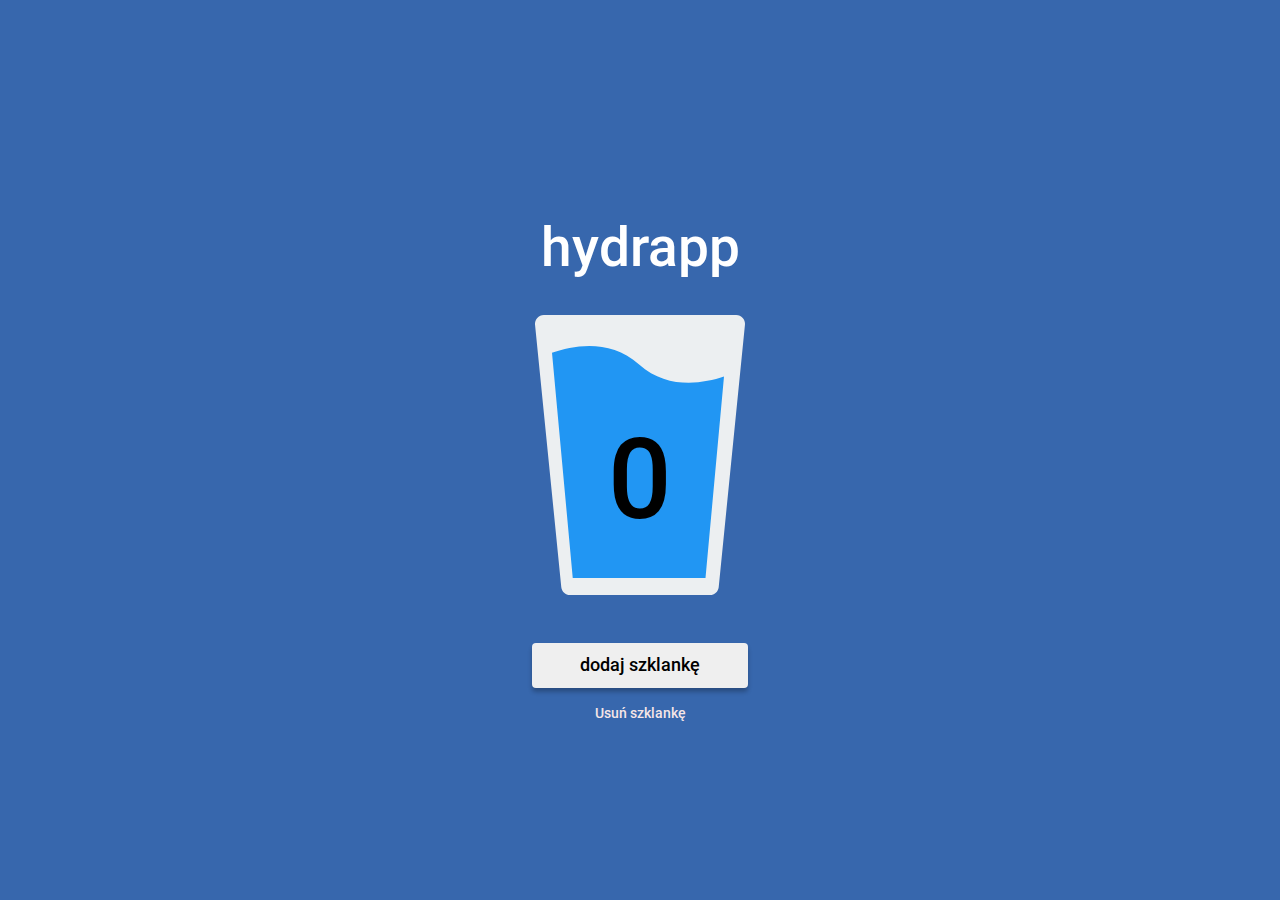
<file: index.html>
<!doctype html><html lang="pl"><head><meta charset="UTF-8"/><meta name="viewport" content="width=device-width,initial-scale=1"/><title>Hydrapp</title><meta name="description" content="Aplikacja licząca szklanki wody"/><meta property="og:title" content="Hydrapp"/><meta property="og:description" content="Aplikacja licząca szklanki wody"/><meta property="og:url" content="https://piotrGronowski.io/hydrapp/"/><meta property="og:image" content="https://piotrGronowski.io/hydrapp/public/og.png"/><link rel="manifest" href="manifest.json"/><link rel="apple-touch-icon" href="pwa/apple-icon-180.png"/><meta name="apple-mobile-web-app-capable" content="yes"/><link rel="apple-touch-startup-image" href="pwa/apple-splash-2048-2732.png" media="(device-width: 1024px) and (device-height: 1366px) and (-webkit-device-pixel-ratio: 2) and (orientation: portrait)"/><link rel="apple-touch-startup-image" href="pwa/apple-splash-2732-2048.png" media="(device-width: 1024px) and (device-height: 1366px) and (-webkit-device-pixel-ratio: 2) and (orientation: landscape)"/><link rel="apple-touch-startup-image" href="pwa/apple-splash-1668-2388.png" media="(device-width: 834px) and (device-height: 1194px) and (-webkit-device-pixel-ratio: 2) and (orientation: portrait)"/><link rel="apple-touch-startup-image" href="pwa/apple-splash-2388-1668.png" media="(device-width: 834px) and (device-height: 1194px) and (-webkit-device-pixel-ratio: 2) and (orientation: landscape)"/><link rel="apple-touch-startup-image" href="pwa/apple-splash-1536-2048.png" media="(device-width: 768px) and (device-height: 1024px) and (-webkit-device-pixel-ratio: 2) and (orientation: portrait)"/><link rel="apple-touch-startup-image" href="pwa/apple-splash-2048-1536.png" media="(device-width: 768px) and (device-height: 1024px) and (-webkit-device-pixel-ratio: 2) and (orientation: landscape)"/><link rel="apple-touch-startup-image" href="pwa/apple-splash-1668-2224.png" media="(device-width: 834px) and (device-height: 1112px) and (-webkit-device-pixel-ratio: 2) and (orientation: portrait)"/><link rel="apple-touch-startup-image" href="pwa/apple-splash-2224-1668.png" media="(device-width: 834px) and (device-height: 1112px) and (-webkit-device-pixel-ratio: 2) and (orientation: landscape)"/><link rel="apple-touch-startup-image" href="pwa/apple-splash-1620-2160.png" media="(device-width: 810px) and (device-height: 1080px) and (-webkit-device-pixel-ratio: 2) and (orientation: portrait)"/><link rel="apple-touch-startup-image" href="pwa/apple-splash-2160-1620.png" media="(device-width: 810px) and (device-height: 1080px) and (-webkit-device-pixel-ratio: 2) and (orientation: landscape)"/><link rel="apple-touch-startup-image" href="pwa/apple-splash-1284-2778.png" media="(device-width: 428px) and (device-height: 926px) and (-webkit-device-pixel-ratio: 3) and (orientation: portrait)"/><link rel="apple-touch-startup-image" href="pwa/apple-splash-2778-1284.png" media="(device-width: 428px) and (device-height: 926px) and (-webkit-device-pixel-ratio: 3) and (orientation: landscape)"/><link rel="apple-touch-startup-image" href="pwa/apple-splash-1170-2532.png" media="(device-width: 390px) and (device-height: 844px) and (-webkit-device-pixel-ratio: 3) and (orientation: portrait)"/><link rel="apple-touch-startup-image" href="pwa/apple-splash-2532-1170.png" media="(device-width: 390px) and (device-height: 844px) and (-webkit-device-pixel-ratio: 3) and (orientation: landscape)"/><link rel="apple-touch-startup-image" href="pwa/apple-splash-1125-2436.png" media="(device-width: 375px) and (device-height: 812px) and (-webkit-device-pixel-ratio: 3) and (orientation: portrait)"/><link rel="apple-touch-startup-image" href="pwa/apple-splash-2436-1125.png" media="(device-width: 375px) and (device-height: 812px) and (-webkit-device-pixel-ratio: 3) and (orientation: landscape)"/><link rel="apple-touch-startup-image" href="pwa/apple-splash-1242-2688.png" media="(device-width: 414px) and (device-height: 896px) and (-webkit-device-pixel-ratio: 3) and (orientation: portrait)"/><link rel="apple-touch-startup-image" href="pwa/apple-splash-2688-1242.png" media="(device-width: 414px) and (device-height: 896px) and (-webkit-device-pixel-ratio: 3) and (orientation: landscape)"/><link rel="apple-touch-startup-image" href="pwa/apple-splash-828-1792.png" media="(device-width: 414px) and (device-height: 896px) and (-webkit-device-pixel-ratio: 2) and (orientation: portrait)"/><link rel="apple-touch-startup-image" href="pwa/apple-splash-1792-828.png" media="(device-width: 414px) and (device-height: 896px) and (-webkit-device-pixel-ratio: 2) and (orientation: landscape)"/><link rel="apple-touch-startup-image" href="pwa/apple-splash-1242-2208.png" media="(device-width: 414px) and (device-height: 736px) and (-webkit-device-pixel-ratio: 3) and (orientation: portrait)"/><link rel="apple-touch-startup-image" href="pwa/apple-splash-2208-1242.png" media="(device-width: 414px) and (device-height: 736px) and (-webkit-device-pixel-ratio: 3) and (orientation: landscape)"/><link rel="apple-touch-startup-image" href="pwa/apple-splash-750-1334.png" media="(device-width: 375px) and (device-height: 667px) and (-webkit-device-pixel-ratio: 2) and (orientation: portrait)"/><link rel="apple-touch-startup-image" href="pwa/apple-splash-1334-750.png" media="(device-width: 375px) and (device-height: 667px) and (-webkit-device-pixel-ratio: 2) and (orientation: landscape)"/><link rel="apple-touch-startup-image" href="pwa/apple-splash-640-1136.png" media="(device-width: 320px) and (device-height: 568px) and (-webkit-device-pixel-ratio: 2) and (orientation: portrait)"/><link rel="apple-touch-startup-image" href="pwa/apple-splash-1136-640.png" media="(device-width: 320px) and (device-height: 568px) and (-webkit-device-pixel-ratio: 2) and (orientation: landscape)"/><link href="index.0b7fb797.css" rel="stylesheet"></head><body><main><h1 class="app_title">hydrapp</h1><div class="glass"><span class="glass_counter glass_counter--js">0</span></div><button class="button-add button-add--js">dodaj szklankę</button> <button class="button-remove button-remove--js">Usuń szklankę</button></main><script src="index.0b7fb797.js"></script></body></html>
</file>
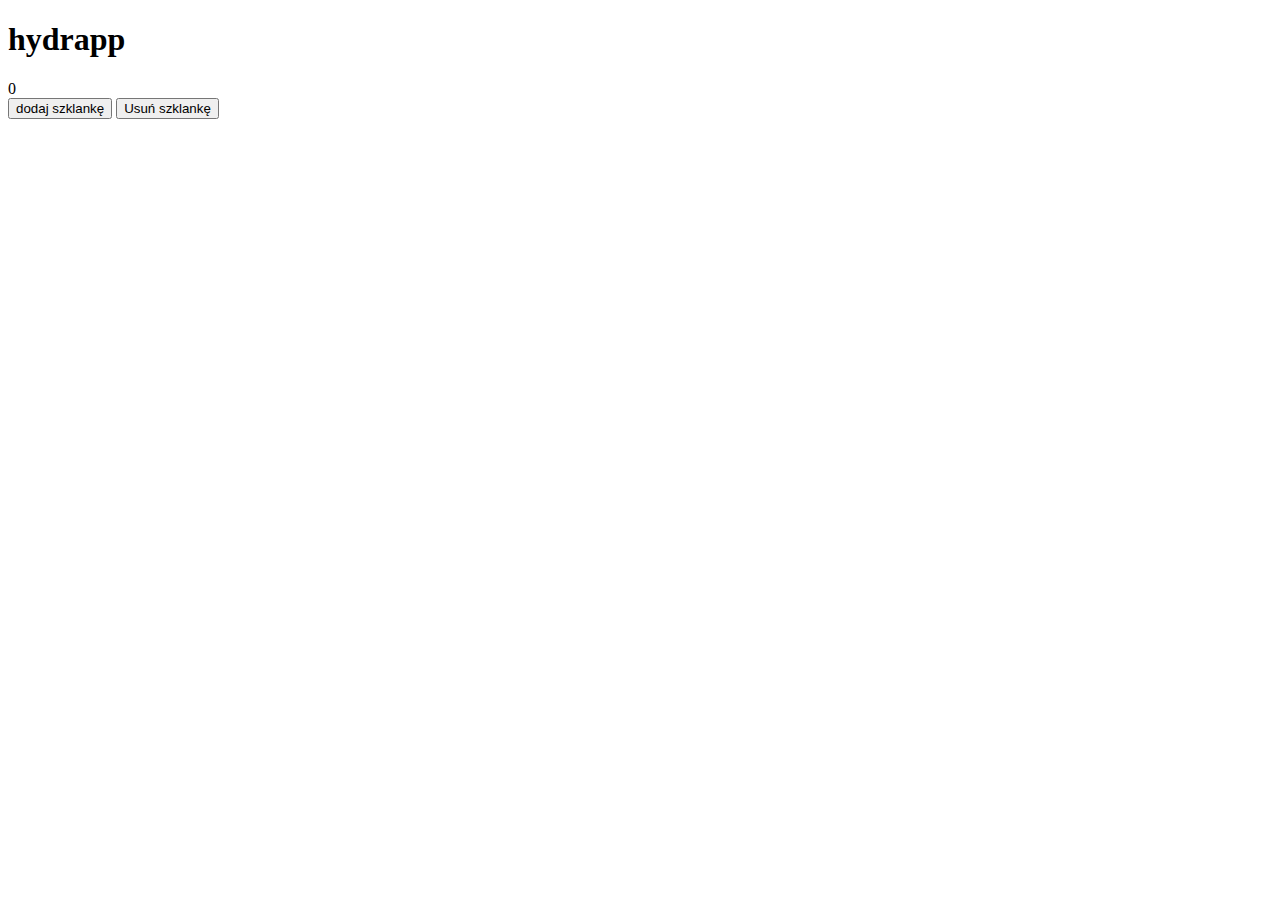
<file: src/pages/index.html>
<!DOCTYPE html><html lang="pl"><head>
    <meta charset="UTF-8">
    <meta name="viewport" content="width=device-width, initial-scale=1.0">
    <title>Hydrapp</title>
    <meta name="description" content="Aplikacja licząca szklanki wody">
    <!-- Title -->
    <meta property="og:title" content="Hydrapp">
    <!-- OPTIONAL description. 2-4 sentences. -->
    <meta property="og:description" content="Aplikacja licząca szklanki wody">
    <!-- full url with http(s) ie. https://maciejkorsan.github.io/my-repo/ -->
    <meta property="og:url" content="https://piotrGronowski.io/hydrapp/">
    <!-- full url to the image with http(s) ie. https://maciejkorsan.github.io/my-repo/assets/img/fb.png. Facebook suggests at least 1200 x 630. -->
    <meta property="og:image" content="https://piotrGronowski.io/hydrapp/public/og.png">

    <!-- uncomment the line below to enable PWA  -->
    <!-- <link rel="manifest" href="manifest.json" /> -->

    
    
    
    

    

    
    
    
    
    
    
    
    
    
    
    
    
    
    
    
    
    
    
    
    
  <link rel="apple-touch-icon" href="pwa/apple-icon-180.png">

<meta name="apple-mobile-web-app-capable" content="yes">

<link rel="apple-touch-startup-image" href="pwa/apple-splash-2048-2732.png" media="(device-width: 1024px) and (device-height: 1366px) and (-webkit-device-pixel-ratio: 2) and (orientation: portrait)">
<link rel="apple-touch-startup-image" href="pwa/apple-splash-2732-2048.png" media="(device-width: 1024px) and (device-height: 1366px) and (-webkit-device-pixel-ratio: 2) and (orientation: landscape)">
<link rel="apple-touch-startup-image" href="pwa/apple-splash-1668-2388.png" media="(device-width: 834px) and (device-height: 1194px) and (-webkit-device-pixel-ratio: 2) and (orientation: portrait)">
<link rel="apple-touch-startup-image" href="pwa/apple-splash-2388-1668.png" media="(device-width: 834px) and (device-height: 1194px) and (-webkit-device-pixel-ratio: 2) and (orientation: landscape)">
<link rel="apple-touch-startup-image" href="pwa/apple-splash-1536-2048.png" media="(device-width: 768px) and (device-height: 1024px) and (-webkit-device-pixel-ratio: 2) and (orientation: portrait)">
<link rel="apple-touch-startup-image" href="pwa/apple-splash-2048-1536.png" media="(device-width: 768px) and (device-height: 1024px) and (-webkit-device-pixel-ratio: 2) and (orientation: landscape)">
<link rel="apple-touch-startup-image" href="pwa/apple-splash-1668-2224.png" media="(device-width: 834px) and (device-height: 1112px) and (-webkit-device-pixel-ratio: 2) and (orientation: portrait)">
<link rel="apple-touch-startup-image" href="pwa/apple-splash-2224-1668.png" media="(device-width: 834px) and (device-height: 1112px) and (-webkit-device-pixel-ratio: 2) and (orientation: landscape)">
<link rel="apple-touch-startup-image" href="pwa/apple-splash-1620-2160.png" media="(device-width: 810px) and (device-height: 1080px) and (-webkit-device-pixel-ratio: 2) and (orientation: portrait)">
<link rel="apple-touch-startup-image" href="pwa/apple-splash-2160-1620.png" media="(device-width: 810px) and (device-height: 1080px) and (-webkit-device-pixel-ratio: 2) and (orientation: landscape)">
<link rel="apple-touch-startup-image" href="pwa/apple-splash-1284-2778.png" media="(device-width: 428px) and (device-height: 926px) and (-webkit-device-pixel-ratio: 3) and (orientation: portrait)">
<link rel="apple-touch-startup-image" href="pwa/apple-splash-2778-1284.png" media="(device-width: 428px) and (device-height: 926px) and (-webkit-device-pixel-ratio: 3) and (orientation: landscape)">
<link rel="apple-touch-startup-image" href="pwa/apple-splash-1170-2532.png" media="(device-width: 390px) and (device-height: 844px) and (-webkit-device-pixel-ratio: 3) and (orientation: portrait)">
<link rel="apple-touch-startup-image" href="pwa/apple-splash-2532-1170.png" media="(device-width: 390px) and (device-height: 844px) and (-webkit-device-pixel-ratio: 3) and (orientation: landscape)">
<link rel="apple-touch-startup-image" href="pwa/apple-splash-1125-2436.png" media="(device-width: 375px) and (device-height: 812px) and (-webkit-device-pixel-ratio: 3) and (orientation: portrait)">
<link rel="apple-touch-startup-image" href="pwa/apple-splash-2436-1125.png" media="(device-width: 375px) and (device-height: 812px) and (-webkit-device-pixel-ratio: 3) and (orientation: landscape)">
<link rel="apple-touch-startup-image" href="pwa/apple-splash-1242-2688.png" media="(device-width: 414px) and (device-height: 896px) and (-webkit-device-pixel-ratio: 3) and (orientation: portrait)">
<link rel="apple-touch-startup-image" href="pwa/apple-splash-2688-1242.png" media="(device-width: 414px) and (device-height: 896px) and (-webkit-device-pixel-ratio: 3) and (orientation: landscape)">
<link rel="apple-touch-startup-image" href="pwa/apple-splash-828-1792.png" media="(device-width: 414px) and (device-height: 896px) and (-webkit-device-pixel-ratio: 2) and (orientation: portrait)">
<link rel="apple-touch-startup-image" href="pwa/apple-splash-1792-828.png" media="(device-width: 414px) and (device-height: 896px) and (-webkit-device-pixel-ratio: 2) and (orientation: landscape)">
<link rel="apple-touch-startup-image" href="pwa/apple-splash-1242-2208.png" media="(device-width: 414px) and (device-height: 736px) and (-webkit-device-pixel-ratio: 3) and (orientation: portrait)">
<link rel="apple-touch-startup-image" href="pwa/apple-splash-2208-1242.png" media="(device-width: 414px) and (device-height: 736px) and (-webkit-device-pixel-ratio: 3) and (orientation: landscape)">
<link rel="apple-touch-startup-image" href="pwa/apple-splash-750-1334.png" media="(device-width: 375px) and (device-height: 667px) and (-webkit-device-pixel-ratio: 2) and (orientation: portrait)">
<link rel="apple-touch-startup-image" href="pwa/apple-splash-1334-750.png" media="(device-width: 375px) and (device-height: 667px) and (-webkit-device-pixel-ratio: 2) and (orientation: landscape)">
<link rel="apple-touch-startup-image" href="pwa/apple-splash-640-1136.png" media="(device-width: 320px) and (device-height: 568px) and (-webkit-device-pixel-ratio: 2) and (orientation: portrait)">
<link rel="apple-touch-startup-image" href="pwa/apple-splash-1136-640.png" media="(device-width: 320px) and (device-height: 568px) and (-webkit-device-pixel-ratio: 2) and (orientation: landscape)">

</head>
  <body>
    <main>
      <h1 class="app_title">hydrapp</h1>
      <div class="glass">
        <span class="glass_counter glass_counter--js">0</span>
      </div>
      <button class="button-add button-add--js">dodaj szklankę</button>
      <button class="button-remove button-remove--js">Usuń szklankę</button>
    </main>
  

</body></html>
</file>
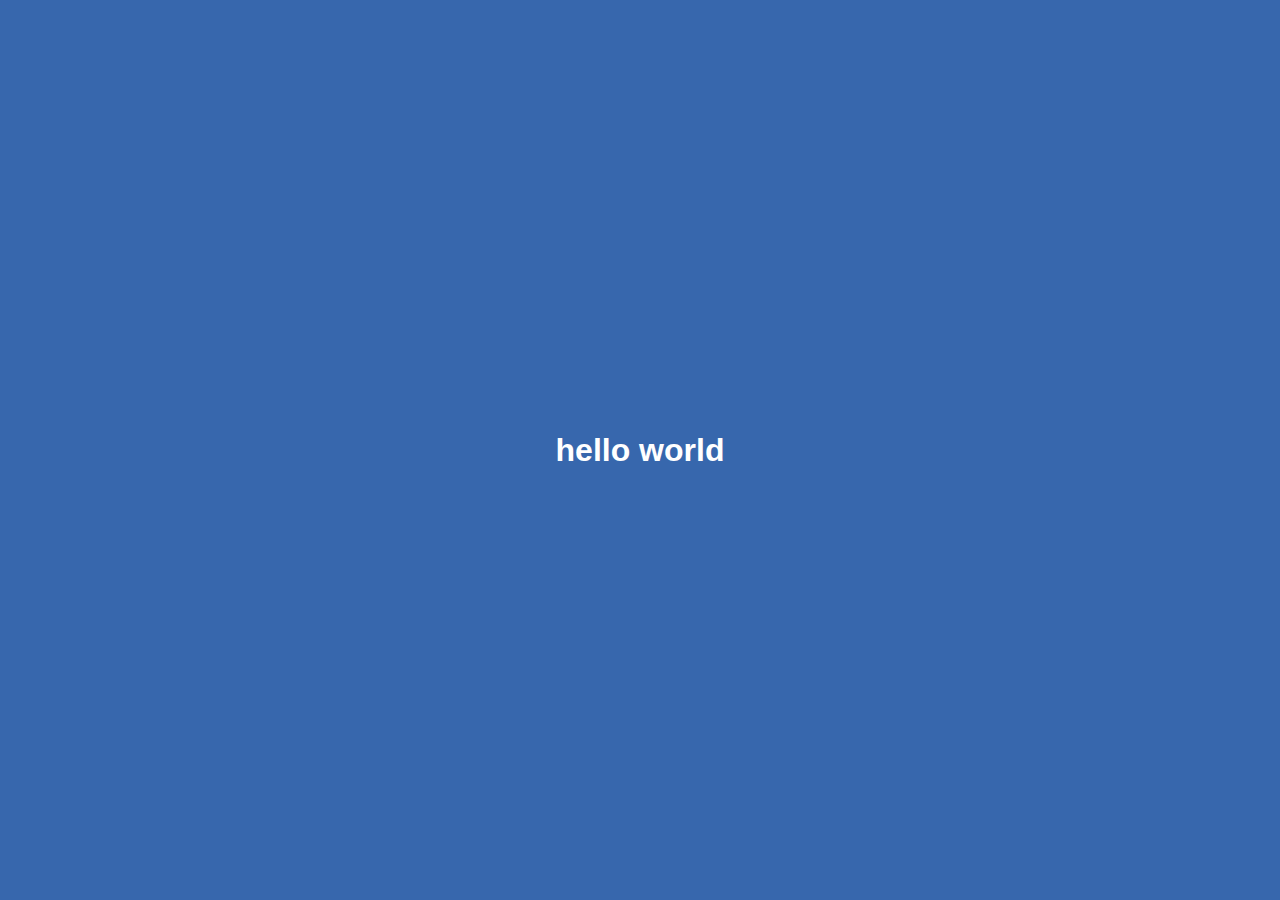
<file: another.html>
<!doctype html><html lang="en"><head><meta charset="UTF-8"><meta name="viewport" content="width=device-width,initial-scale=1"><title>WTF Webpack starterkit</title><link href="index.0b7fb797.css" rel="stylesheet"></head><body><div class="hello"></div><h1>hello world</h1><script src="index.0b7fb797.js"></script><script src="another.0b7fb797.js"></script></body></html>
</file>
<file: index.0b7fb797.css>
@import url(https://fonts.googleapis.com/css2?family=Roboto:wght@400;500&display=swap);
/*! normalize.css v8.0.1 | MIT License | github.com/necolas/normalize.css */html{line-height:1.15;-webkit-text-size-adjust:100%}body{margin:0}main{display:block}h1{font-size:2em;margin:.67em 0}hr{box-sizing:content-box;height:0;overflow:visible}pre{font-family:monospace,monospace;font-size:1em}a{background-color:transparent}abbr[title]{border-bottom:none;text-decoration:underline;text-decoration:underline dotted}b,strong{font-weight:bolder}code,kbd,samp{font-family:monospace,monospace;font-size:1em}small{font-size:80%}sub,sup{font-size:75%;line-height:0;position:relative;vertical-align:baseline}sub{bottom:-.25em}sup{top:-.5em}img{border-style:none}button,input,optgroup,select,textarea{font-family:inherit;font-size:100%;line-height:1.15;margin:0}button,input{overflow:visible}button,select{text-transform:none}[type=button],[type=reset],[type=submit],button{-webkit-appearance:button}[type=button]::-moz-focus-inner,[type=reset]::-moz-focus-inner,[type=submit]::-moz-focus-inner,button::-moz-focus-inner{border-style:none;padding:0}[type=button]:-moz-focusring,[type=reset]:-moz-focusring,[type=submit]:-moz-focusring,button:-moz-focusring{outline:1px dotted ButtonText}fieldset{padding:.35em .75em .625em}legend{box-sizing:border-box;color:inherit;display:table;max-width:100%;padding:0;white-space:normal}progress{vertical-align:baseline}textarea{overflow:auto}[type=checkbox],[type=radio]{box-sizing:border-box;padding:0}[type=number]::-webkit-inner-spin-button,[type=number]::-webkit-outer-spin-button{height:auto}[type=search]{-webkit-appearance:textfield;outline-offset:-2px}[type=search]::-webkit-search-decoration{-webkit-appearance:none}::-webkit-file-upload-button{-webkit-appearance:button;font:inherit}details{display:block}summary{display:list-item}[hidden],template{display:none}.app_title{font-style:normal;font-weight:500;font-size:55px;line-height:64px;margin:0 0 64;text-align:center}.glass{width:280px;height:280px;background:url(img/water-glass.b0d7a06c.svg);background-size:contain;display:flex;align-items:center;justify-content:center;margin-bottom:48px}.glass_counter{font-weight:500;font-size:112px;color:#000;margin-top:50px}.button-add{margin:0 auto 16px;padding:12px;font-size:18px;border:none;box-shadow:0 4px 4px rgba(0,0,0,.25);border-radius:4px}.button-add,.button-remove{display:block;width:216px;box-sizing:border-box;font-family:Roboto;font-style:normal;font-weight:500}.button-remove{margin:0 auto;border:none;background:none;color:#f5e5e7;font-size:14px}body{background:#3767ad;color:#fff;display:flex;align-items:center;justify-content:center;min-height:100vh;font-family:Roboto,sans-serif}
</file>
